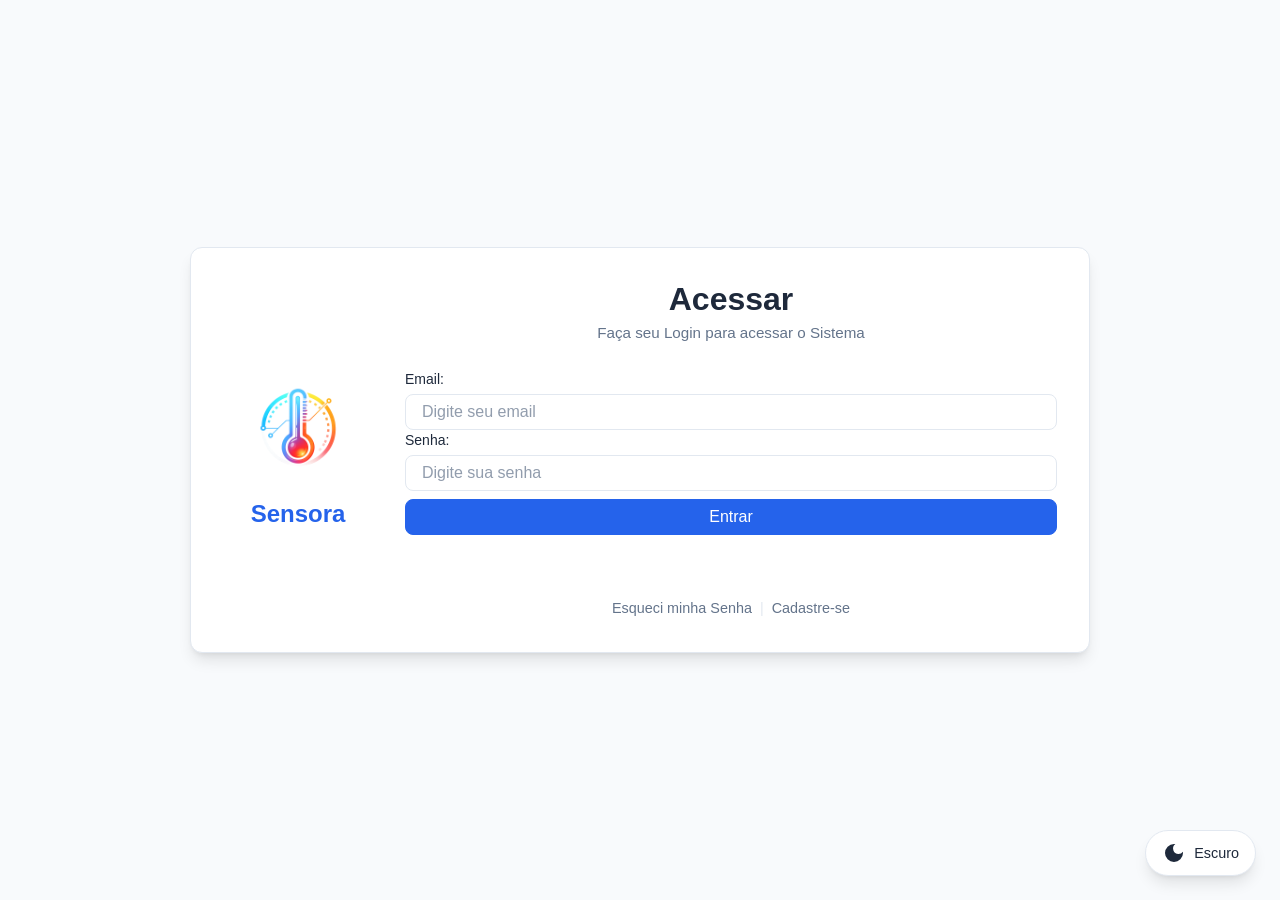
<file: index.html>
<!DOCTYPE html>
<html lang="pt-BR">
<head>
    <meta charset="UTF-8">
    <meta name="viewport" content="width=device-width, initial-scale=1.0">
    <title>Acessar | Sensora</title>

    <!-- Favicon -->
    <link rel="icon" type="image/png" href="img/sensor-logo.png">

    <!-- Folhas de estilo -->
    <link rel="stylesheet" href="css/estilo.css">
    <link rel="stylesheet" href="css/login.css">
</head>
<body class="pagina-login">
    <!-- CONTAINER PRINCIPAL -->
    <main class="container-login">
        <div class="cartao-login-wrapper">
            <!-- Logo e nome do sistema -->
            <div class="logo-login">
                <img src="img/sensor-logo.png" alt="Sensor Logo" class="imagem-logo-login">
                <span class="texto-logo-login">Sensora</span>
            </div>

            <!-- Formulário de login -->
            <div class="cartao-login">
                <h1 class="titulo-login">Acessar</h1>
                <p class="subtitulo-login">Faça seu Login para acessar o Sistema</p>

                <form id="formularioLogin">
                    <!-- Campo de e-mail -->
                    <div class="grupo-campo">
                        <label for="usuario" class="rotulo-campo">Email:</label>
                        <input type="email" id="usuario" name="usuario" class="entrada-campo"
                               placeholder="Digite seu email">
                    </div>

                    <!-- Campo de senha -->
                    <div class="grupo-campo">
                        <label for="senha" class="rotulo-campo">Senha:</label>
                        <input type="password" id="senha" name="senha" class="entrada-campo"
                               placeholder="Digite sua senha">
                    </div>

                    <!-- Botão de envio -->
                    <div class="acoes-formulario">
                        <button type="submit" class="botao-primario" id="botaoEntrar">Entrar</button>
                    </div>

                    <!-- Área para mensagens de feedback (usa classes CSS do sistema) -->
                    <div id="loginMensagem" class="mensagem-feedback"></div>

                    <!-- Links auxiliares -->
                    <div class="links-auxiliares">
                        <a href="html/recuperar-senha.html" class="link-esqueci-senha">Esqueci minha Senha</a>
                        <span class="separador">|</span>
                        <a href="html/cadastro.html" class="link-cadastro">Cadastre-se</a>
                    </div>
                </form>
            </div>
        </div>
    </main>

    <!-- Script do modo escuro -->
    <script src="js/dark-mode.js"></script>

    <!-- Script inline de autenticação (mantido conforme solicitado) -->
    <script>
        /**
         * Módulo de Login (Front-end)
         * 
         * Responsável por:
         * - Capturar os dados do formulário de login.
         * - Enviar uma requisição POST para a API de autenticação do Node-RED.
         * - Exibir mensagens de feedback utilizando classes CSS do sistema.
         * - Armazenar a sessão no localStorage e redirecionar para o dashboard.
         */

        // Log de inicialização (sem emojis)
        console.log('[LOGIN] Script carregado.');

        // Configuração da API (substitua pelo IP real do servidor)
        const URL_API_LOGIN = 'http://10.110.12.73:1880/api/login';

        // Aguarda o DOM estar completamente carregado
        document.addEventListener('DOMContentLoaded', () => {
            const formulario = document.getElementById('formularioLogin');
            const campoUsuario = document.getElementById('usuario');
            const campoSenha = document.getElementById('senha');
            const botaoEntrar = document.getElementById('botaoEntrar');
            const mensagemDiv = document.getElementById('loginMensagem');

            // Verifica se todos os elementos essenciais foram encontrados
            if (!formulario || !campoUsuario || !campoSenha || !botaoEntrar || !mensagemDiv) {
                console.error('[LOGIN] Elementos do formulario nao encontrados.');
                return;
            }

            // Função para exibir mensagens usando as classes CSS do sistema
            const exibirMensagem = (texto, tipo) => {
                // Remove classes anteriores e adiciona a nova
                mensagemDiv.classList.remove('texto-erro', 'texto-info', 'texto-sucesso');
                
                if (tipo === 'erro') {
                    mensagemDiv.classList.add('texto-erro');
                } else if (tipo === 'sucesso') {
                    mensagemDiv.classList.add('texto-sucesso');
                } else {
                    mensagemDiv.classList.add('texto-info');
                }
                
                mensagemDiv.textContent = texto;
            };

            // Evento de submissão do formulário
            formulario.addEventListener('submit', async (evento) => {
                evento.preventDefault();   // Impede o recarregamento da página

                console.log('[LOGIN] Formulario submetido.');

                const usuario = campoUsuario.value.trim();
                const senha = campoSenha.value;

                console.log('[LOGIN] Usuario:', usuario);
                console.log('[LOGIN] Senha:', senha ? '***' : '(vazia)');

                // Validação básica
                if (!usuario || !senha) {
                    exibirMensagem('Preencha todos os campos', 'erro');
                    return;
                }

                // Feedback visual: desabilita botão e mostra "Verificando..."
                botaoEntrar.disabled = true;
                botaoEntrar.textContent = 'Entrando...';
                exibirMensagem('Verificando credenciais...', 'info');

                try {
                    // Requisição POST para a API de login
                    const resposta = await fetch(URL_API_LOGIN, {
                        method: 'POST',
                        headers: { 'Content-Type': 'application/json' },
                        body: JSON.stringify({ usuario, senha })
                    });

                    console.log('[LOGIN] Status da resposta:', resposta.status);

                    const dados = await resposta.json();
                    console.log('[LOGIN] Dados recebidos:', dados);

                    if (dados.success) {
                        exibirMensagem('Login aprovado! Redirecionando...', 'sucesso');

                        // Armazena os dados do usuário no navegador
                        localStorage.setItem('usuarioLogado', JSON.stringify(dados.user));

                        // Redireciona para o dashboard após 1 segundo
                        setTimeout(() => {
                            window.location.href = 'html/dashboard.html';
                        }, 1000);
                    } else {
                        // Exibe a mensagem de erro retornada pela API
                        exibirMensagem(dados.error || 'Usuario ou senha invalidos', 'erro');
                    }
                } catch (erro) {
                    console.error('[LOGIN] Erro na requisicao:', erro);
                    exibirMensagem('Erro de conexao com o servidor', 'erro');
                } finally {
                    // Reabilita o botão e restaura o texto original
                    botaoEntrar.disabled = false;
                    botaoEntrar.textContent = 'Entrar';
                }
            });
        });
    </script>

    <!-- Botão flutuante de Dark Mode -->
    <button class="botao-dark-mode" id="botaoDarkMode" aria-label="Alternar modo escuro">
        <svg xmlns="http://www.w3.org/2000/svg" viewBox="0 0 24 24" fill="currentColor" width="24" height="24">
            <path d="M12 3a9 9 0 1 0 9 9c0-.46-.04-.92-.1-1.36a5.389 5.389 0 0 1-4.4 2.26 5.403 5.403 0 0 1-3.14-9.8c-.44-.06-.9-.1-1.36-.1z"/>
        </svg>
        <span class="texto-dark-mode">Escuro</span>
    </button>
</body>
</html>
</file>
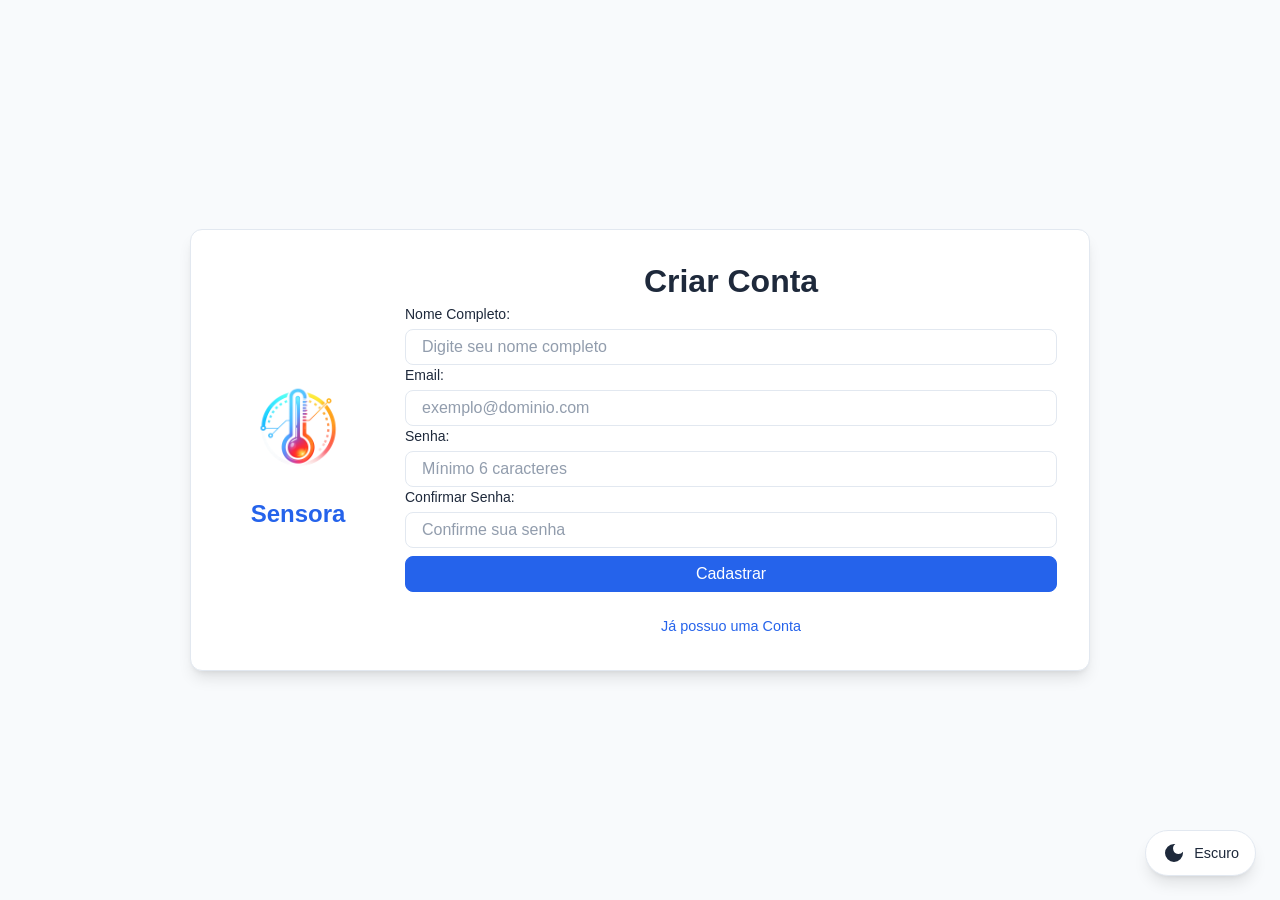
<file: html/cadastro.html>
<!DOCTYPE html>
<html lang="pt-BR">
<head>
    <meta charset="UTF-8">
    <meta name="viewport" content="width=device-width, initial-scale=1.0">
    <title>Criar Conta | Sensora</title>

    <!-- Favicon -->
    <link rel="icon" type="image/png" href="../img/sensor-logo.png">

    <!-- Folhas de estilo -->
    <link rel="stylesheet" href="../css/estilo.css">
    <link rel="stylesheet" href="../css/cadastro.css">
</head>
<body class="pagina-cadastro">
    <!-- CONTAINER PRINCIPAL -->
    <main class="container-cadastro">
        <div class="cartao-cadastro-wrapper">
            <!-- Logo e nome do sistema -->
            <div class="logo-cadastro">
                <img src="../img/sensor-logo.png" alt="Sensor Logo" class="imagem-logo-cadastro">
                <span class="texto-logo-cadastro">Sensora</span>
            </div>

            <!-- Formulário de cadastro -->
            <div class="cartao-cadastro">
                <h1 class="titulo-cadastro">Criar Conta</h1>

                <form id="formularioCadastro">
                    <!-- Nome completo -->
                    <div class="grupo-campo">
                        <label for="nomeCompleto" class="rotulo-campo">Nome Completo:</label>
                        <input type="text" id="nomeCompleto" class="entrada-campo" 
                               placeholder="Digite seu nome completo" required>
                    </div>

                    <!-- E-mail -->
                    <div class="grupo-campo">
                        <label for="email" class="rotulo-campo">Email:</label>
                        <input type="email" id="email" class="entrada-campo" 
                               placeholder="exemplo@dominio.com" required>
                    </div>

                    <!-- Senha -->
                    <div class="grupo-campo">
                        <label for="senha" class="rotulo-campo">Senha:</label>
                        <input type="password" id="senha" class="entrada-campo" 
                               placeholder="Mínimo 6 caracteres" required>
                    </div>

                    <!-- Confirmação de senha -->
                    <div class="grupo-campo">
                        <label for="confirmarSenha" class="rotulo-campo">Confirmar Senha:</label>
                        <input type="password" id="confirmarSenha" class="entrada-campo" 
                               placeholder="Confirme sua senha" required>
                    </div>

                    <!-- Botão de envio -->
                    <div class="acoes-formulario">
                        <button type="submit" class="botao-primario" id="botaoCadastrar">Cadastrar</button>
                    </div>

                    <!-- Área para mensagens de feedback -->
                    <div id="mensagem" style="margin-top: 15px; text-align: center;"></div>

                    <!-- Link para login -->
                    <div class="links-auxiliares">
                        <a href="../index.html">Já possuo uma Conta</a>
                    </div>
                </form>
            </div>
        </div>
    </main>

    <!-- Scripts -->
    <script src="../js/dark-mode.js"></script>
    <script src="../js/cadastro.js"></script>

    <!-- Botão flutuante de Dark Mode -->
    <button class="botao-dark-mode" id="botaoDarkMode" aria-label="Alternar modo escuro">
        <svg xmlns="http://www.w3.org/2000/svg" viewBox="0 0 24 24" fill="currentColor" width="24" height="24">
            <path d="M12 3a9 9 0 1 0 9 9c0-.46-.04-.92-.1-1.36a5.389 5.389 0 0 1-4.4 2.26 5.403 5.403 0 0 1-3.14-9.8c-.44-.06-.9-.1-1.36-.1z"/>
        </svg>
        <span>Escuro</span>
    </button>
</body>
</html>
</file>
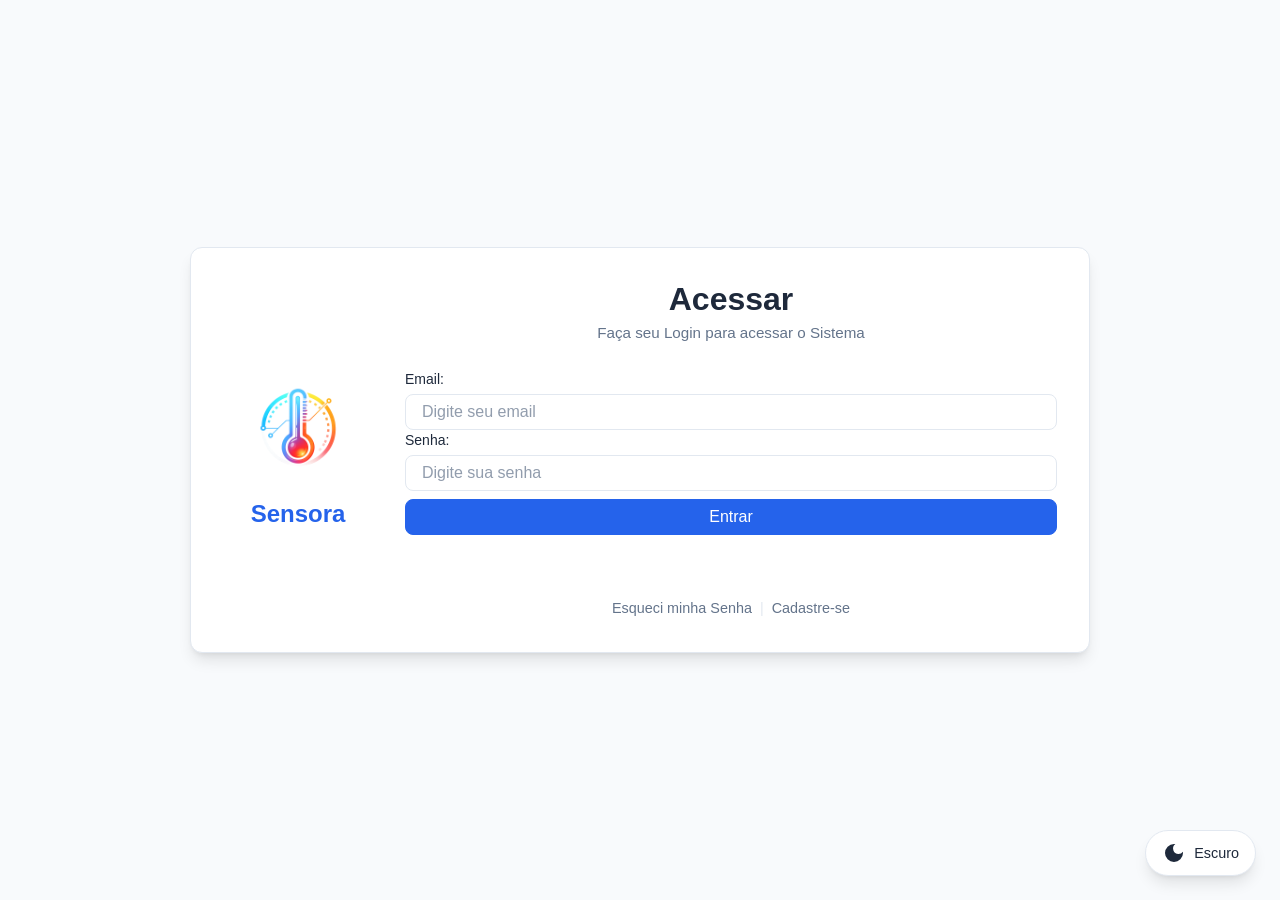
<file: html/historico.html>
<!DOCTYPE html>
<html lang="pt-BR">
<head>
    <meta charset="UTF-8">
    <meta name="viewport" content="width=device-width, initial-scale=1.0">
    <title>Histórico | Sensora</title>

    <!-- Favicon -->
    <link rel="icon" type="image/png" href="../img/sensor-logo.png">

    <!-- Folhas de estilo -->
    <link rel="stylesheet" href="../css/estilo.css">
    <link rel="stylesheet" href="../css/historico.css">
</head>
<body class="pagina-historico">
    <!-- ESTRUTURA PRINCIPAL -->
    <div class="estrutura-historico">

        <!-- ===== CABEÇALHO ===== -->
        <header class="cabecalho-historico">
            <div class="container-logo">
                <img src="../img/sensor-logo.png" alt="Sensor Logo" class="imagem-logo">
                <span class="texto-logo">Sensora</span>
            </div>
            <nav class="navegacao-principal">
                <ul class="menu-navegacao">
                    <li class="item-menu"><a href="dashboard.html" class="link-menu">Dashboard</a></li>
                    <li class="item-menu ativo"><a href="historico.html" class="link-menu">Histórico</a></li>
                    <li class="item-menu"><a href="../index.html" class="link-menu sair">Sair</a></li>
                </ul>
            </nav>
        </header>

        <!-- ===== CONTEÚDO PRINCIPAL ===== -->
        <main class="conteudo-historico">
            <!-- Link para voltar ao Dashboard -->
            <a href="dashboard.html" class="link-voltar-dashboard">Voltar ao Dashboard</a>

            <h1 class="titulo-pagina">Histórico de Leituras</h1>

            <!-- Tabela de leituras -->
            <section class="cartao cartao-tabela-historico">
                <h2 class="titulo-cartao">Leituras Registradas</h2>
                <div class="container-tabela">
                    <table class="tabela-historico" id="tabelaHistorico">
                        <thead>
                            <tr>
                                <th>ID</th>
                                <th>Temperatura (°C)</th>
                                <th>Umidade (%)</th>
                                <th>Data/Hora</th>
                            </tr>
                        </thead>
                        <tbody id="corpoTabelaHistorico">
                            <tr class="linha-placeholder">
                                <td colspan="4">Nenhuma leitura encontrada.</td>
                            </tr>
                        </tbody>
                    </table>
                </div>
            </section>
        </main>
    </div>

    <!-- ===== RODAPÉ ===== -->
    <footer class="rodape">
        <p>
            &copy; 2026 Sensora. Todos os direitos reservados.
            <span class="separador">|</span>
            <span class="redes-sociais">
                <a href="https://www.instagram.com/lnpatracao" target="_blank" rel="noopener noreferrer">@lnpatracao</a>
                <a href="https://www.instagram.com/rafa_rubia7" target="_blank" rel="noopener noreferrer">@rafa_rubia7</a>
                <a href="https://www.instagram.com/_samusantana_" target="_blank" rel="noopener noreferrer">@_samusantana_</a>
            </span>
        </p>
    </footer>

    <!-- Scripts -->
    <script src="../js/dark-mode.js"></script>
    <script src="../js/historico.js"></script>

    <!-- Botão Dark Mode -->
    <button class="botao-dark-mode" id="botaoDarkMode" aria-label="Alternar modo escuro">
        <svg xmlns="http://www.w3.org/2000/svg" viewBox="0 0 24 24" fill="currentColor" width="24" height="24">
            <path d="M12 3a9 9 0 1 0 9 9c0-.46-.04-.92-.1-1.36a5.389 5.389 0 0 1-4.4 2.26 5.403 5.403 0 0 1-3.14-9.8c-.44-.06-.9-.1-1.36-.1z"/>
        </svg>
        <span class="texto-dark-mode">Escuro</span>
    </button>
</body>
</html>
</file>
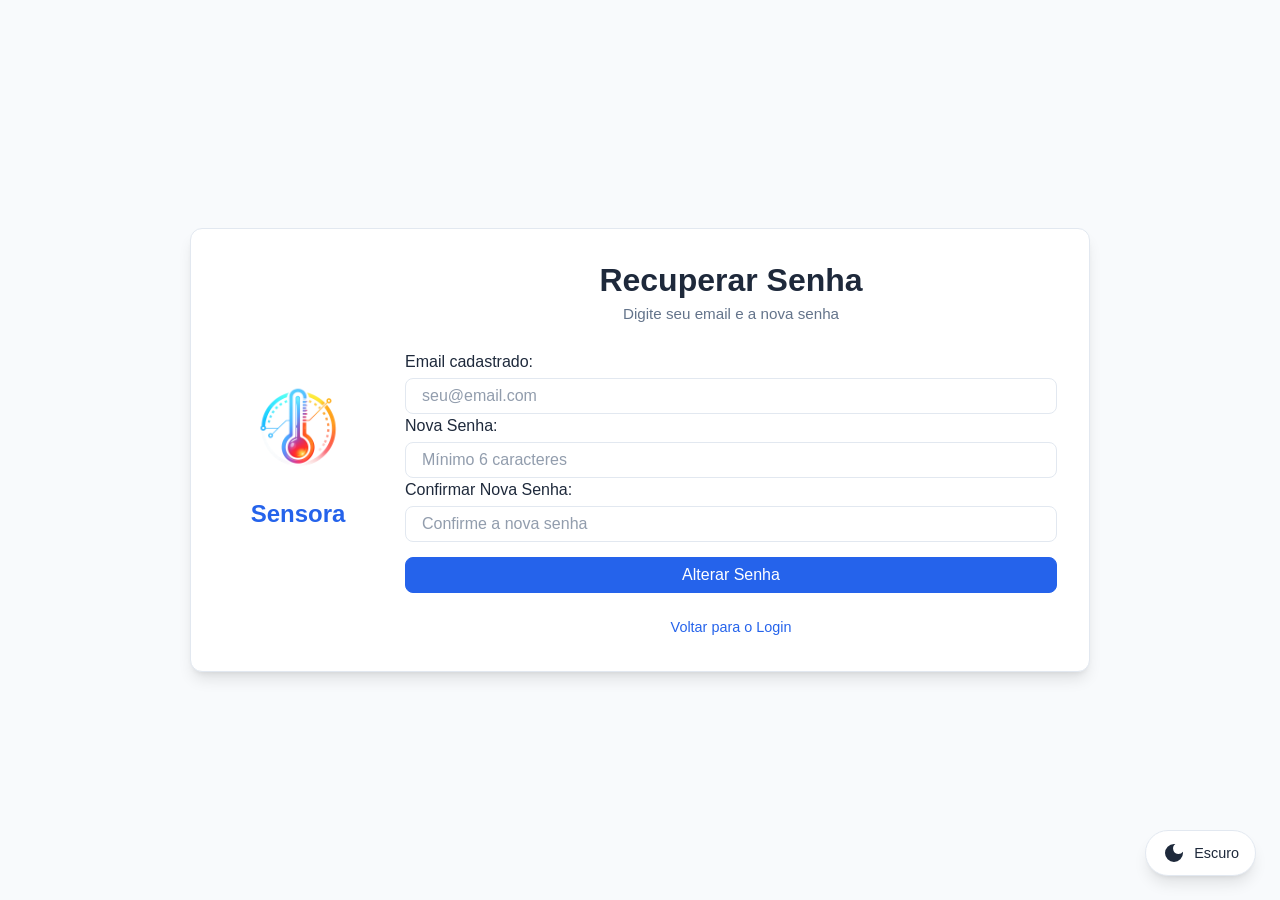
<file: html/recuperar-senha.html>
<!DOCTYPE html>
<html lang="pt-BR">
<head>
    <meta charset="UTF-8">
    <meta name="viewport" content="width=device-width, initial-scale=1.0">
    <title>Recuperar Senha | Sensora</title>

    <!-- Favicon -->
    <link rel="icon" type="image/png" href="../img/sensor-logo.png">

    <!-- Folhas de estilo -->
    <link rel="stylesheet" href="../css/estilo.css">
    <link rel="stylesheet" href="../css/recuperar-senha.css">
</head>
<body class="pagina-recuperar-senha">
    <!-- CONTAINER PRINCIPAL -->
    <main class="container-recuperar-senha">
        <div class="cartao-recuperar-senha-wrapper">
            <!-- Logo e nome do sistema -->
            <div class="logo-recuperar-senha">
                <img src="../img/sensor-logo.png" alt="Sensor Logo" class="imagem-logo-recuperar-senha">
                <span class="texto-logo-recuperar-senha">Sensora</span>
            </div>

            <!-- Formulário de recuperação -->
            <div class="cartao-recuperar-senha">
                <h1 class="titulo-recuperar-senha">Recuperar Senha</h1>
                <p class="subtitulo-recuperar-senha">Digite seu email e a nova senha</p>

                <form id="formRecuperar">
                    <!-- Email -->
                    <div class="grupo-campo">
                        <label for="email">Email cadastrado:</label>
                        <input type="email" id="email" class="entrada-campo" placeholder="seu@email.com" required>
                    </div>

                    <!-- Nova senha -->
                    <div class="grupo-campo">
                        <label for="novaSenha">Nova Senha:</label>
                        <input type="password" id="novaSenha" class="entrada-campo" placeholder="Mínimo 6 caracteres" required>
                    </div>

                    <!-- Confirmação da nova senha -->
                    <div class="grupo-campo">
                        <label for="confirmarSenha">Confirmar Nova Senha:</label>
                        <input type="password" id="confirmarSenha" class="entrada-campo" placeholder="Confirme a nova senha" required>
                    </div>

                    <!-- Área para mensagens de feedback -->
                    <div id="mensagem" style="margin-top: 15px; text-align: center;"></div>

                    <!-- Botão de envio -->
                    <div class="acoes-formulario">
                        <button type="submit" class="botao-primario">Alterar Senha</button>
                    </div>

                    <!-- Link para voltar ao login -->
                    <div class="links-auxiliares">
                        <a href="../index.html">Voltar para o Login</a>
                    </div>
                </form>
            </div>
        </div>
    </main>

    <!-- Scripts -->
    <script src="../js/dark-mode.js"></script>
    <script src="../js/recuperar-senha.js"></script>   <!-- Script extraído do inline -->

    <!-- Botão Dark Mode -->
    <button class="botao-dark-mode" id="botaoDarkMode" aria-label="Alternar modo escuro">
        <svg xmlns="http://www.w3.org/2000/svg" viewBox="0 0 24 24" fill="currentColor" width="24" height="24">
            <path d="M12 3a9 9 0 1 0 9 9c0-.46-.04-.92-.1-1.36a5.389 5.389 0 0 1-4.4 2.26 5.403 5.403 0 0 1-3.14-9.8c-.44-.06-.9-.1-1.36-.1z"/>
        </svg>
        <span>Escuro</span>
    </button>
</body>
</html>
</file>
<file: css/estilo.css>
/* =========================================
   ESTILO GLOBAL - MONITORAMENTO DE TEMPERATURA
   ========================================= */

/* ----- RESET E CONFIGURAÇÕES BÁSICAS ----- */
* {
    margin: 0;
    padding: 0;
    box-sizing: border-box;
}

:root {
    /* Paleta de Cores */
    --cor-primaria: #2563eb;
    --cor-primaria-escura: #1e40af;
    --cor-primaria-clara: #dbeafe;
    --cor-secundaria: #f97316;
    --cor-sucesso: #10b981;
    --cor-erro: #ef4444;
    --cor-texto: #1e293b;
    --cor-texto-suave: #64748b;
    --cor-fundo: #f8fafc;
    --cor-branca: #ffffff;
    --cor-borda: #e2e8f0;

    /* Tipografia */
    --fonte-principal: 'Inter', -apple-system, BlinkMacSystemFont, 'Segoe UI', Roboto, Helvetica, Arial, sans-serif;

    /* Espaçamentos */
    --espaco-xs: 4px;
    --espaco-sm: 8px;
    --espaco-md: 16px;
    --espaco-lg: 24px;
    --espaco-xl: 32px;
    --espaco-2xl: 48px;

    /* Bordas e Sombras */
    --borda-arredondada: 12px;
    --borda-arredondada-media: 8px;
    --borda-arredondada-pequena: 4px;
    --sombra-suave: 0 4px 6px -1px rgb(0 0 0 / 0.1), 0 2px 4px -2px rgb(0 0 0 / 0.1);
    --sombra-media: 0 10px 15px -3px rgb(0 0 0 / 0.1), 0 4px 6px -4px rgb(0 0 0 / 0.1);
}

body {
    font-family: var(--fonte-principal);
    color: var(--cor-texto);
    background-color: var(--cor-fundo);
    line-height: 1.5;
    min-height: 100vh;
    display: flex;
    flex-direction: column;
}

/* ----- TIPOGRAFIA ----- */
h1,
h2,
h3,
h4,
h5,
h6 {
    font-weight: 600;
    line-height: 1.2;
    margin-bottom: var(--espaco-md);
}

h1 {
    font-size: 2rem;
}

h2 {
    font-size: 1.5rem;
}

a {
    color: var(--cor-primaria);
    text-decoration: none;
    transition: color 0.2s ease;
}

a:hover {
    color: var(--cor-primaria-escura);
    text-decoration: underline;
}

/* ----- UTILITÁRIOS ----- */
.visivel {
    display: block !important;
}

.oculto {
    display: none !important;
}

.texto-centro {
    text-align: center;
}

.texto-erro {
    color: var(--cor-erro);
    font-size: 0.875rem;
    margin-top: var(--espaco-xs);
}

/* ----- CLASSES DE FEEDBACK (compatíveis com modo escuro) ----- */
.mensagem-feedback {
    margin-top: 15px;
    text-align: center;
    font-weight: 500;
    min-height: 24px; /* evita que o layout "pule" */
}

.texto-info {
    color: var(--cor-primaria);       /* Azul primário */
}

.texto-sucesso {
    color: var(--cor-sucesso);        /* Verde sucesso */
}

/* ----- LAYOUT BASE PARA PÁGINAS DE AUTENTICAÇÃO (LOGIN/CADASTRO/RECUPERAÇÃO) ----- */
.pagina-login,
.pagina-cadastro,
.pagina-recuperar-senha {
    display: flex;
    align-items: center;
    justify-content: center;
    min-height: 100vh;
    padding: var(--espaco-lg);
    background-color: var(--cor-fundo); /* fundo sólido, sem gradiente */
}

.container-login,
.container-cadastro,
.container-recuperar-senha {
    width: 100%;
    max-width: 900px;
}

/* Wrapper para logo + formulário nas páginas de autenticação */
.cartao-login-wrapper,
.cartao-cadastro-wrapper,
.cartao-recuperar-senha-wrapper {
    display: flex;
    align-items: center;
    justify-content: center;
    gap: var(--espaco-xl);
    background-color: var(--cor-branca);
    padding: var(--espaco-xl);
    border-radius: var(--borda-arredondada);
    box-shadow: var(--sombra-media);
    border: 1px solid var(--cor-borda);
    flex-wrap: wrap;
}

/* Logo ao lado do formulário */
.logo-login,
.logo-cadastro,
.logo-recuperar-senha {
    display: flex;
    flex-direction: column;
    align-items: center;
    text-align: center;
    min-width: 150px;
}

.imagem-logo-login,
.imagem-logo-cadastro,
.imagem-logo-recuperar-senha {
    width: 120px;
    height: auto;
    margin-bottom: var(--espaco-sm);
}

.texto-logo-login,
.texto-logo-cadastro,
.texto-logo-recuperar-senha {
    font-weight: 700;
    font-size: 1.5rem;
    color: var(--cor-primaria);
}

/* Cartões de formulário mantêm tamanho fixo */
.cartao-login,
.cartao-cadastro,
.cartao-recuperar-senha {
    flex: 1;
    min-width: 320px;
    padding: 0;
    background: none;
    box-shadow: none;
    border: none;
}

.titulo-login,
.titulo-cadastro,
.titulo-recuperar-senha {
    text-align: center;
    margin-bottom: var(--espaco-xs);
    color: var(--cor-texto);
}

.subtitulo-login,
.subtitulo-recuperar-senha {
    text-align: center;
    color: var(--cor-texto-suave);
    margin-bottom: var(--espaco-lg);
    font-size: 0.95rem;
}

/* ----- FORMULÁRIOS (GERAL) ----- */
.formulario-login,
.formulario-cadastro,
.formulario-recuperar-senha {
    display: flex;
    flex-direction: column;
    gap: var(--espaco-md);
}

.grupo-campo {
    display: flex;
    flex-direction: column;
    gap: var(--espaco-xs);
}

.rotulo-campo {
    font-weight: 500;
    font-size: 0.875rem;
    color: var(--cor-texto);
}

.entrada-campo {
    padding: var(--espaco-sm) var(--espaco-md);
    border: 1px solid var(--cor-borda);
    border-radius: var(--borda-arredondada-media);
    font-family: inherit;
    font-size: 1rem;
    transition: border-color 0.2s ease, box-shadow 0.2s ease;
}

.entrada-campo:focus {
    outline: none;
    border-color: var(--cor-primaria);
    box-shadow: 0 0 0 3px var(--cor-primaria-clara);
}

.entrada-campo::placeholder {
    color: var(--cor-texto-suave);
    opacity: 0.7;
}

/* ----- BOTÕES ----- */
.botao-primario,
.botao-secundario {
    display: inline-block;
    padding: var(--espaco-sm) var(--espaco-lg);
    font-weight: 500;
    font-size: 1rem;
    border-radius: var(--borda-arredondada-media);
    border: none;
    cursor: pointer;
    transition: background-color 0.2s ease, transform 0.1s ease, box-shadow 0.2s ease;
    text-align: center;
    font-family: inherit;
}

.botao-primario {
    background-color: var(--cor-primaria);
    color: white;
    border: 1px solid var(--cor-primaria);
}

.botao-primario:hover {
    background-color: var(--cor-primaria-escura);
    text-decoration: none;
}

.botao-secundario {
    background-color: transparent;
    color: var(--cor-primaria);
    border: 1px solid var(--cor-primaria);
}

.botao-secundario:hover {
    background-color: var(--cor-primaria-clara);
    text-decoration: none;
}

.acoes-formulario {
    margin-top: var(--espaco-sm);
    display: flex;
    justify-content: center;
}

.acoes-formulario .botao-primario {
    width: 100%;
}

/* ----- LINKS AUXILIARES (LOGIN/CADASTRO) ----- */
.links-auxiliares {
    display: flex;
    justify-content: center;
    align-items: center;
    gap: var(--espaco-sm);
    margin-top: var(--espaco-lg);
    font-size: 0.9rem;
}

.link-esqueci-senha,
.link-cadastro,
.link-ja-possui-conta,
.link-voltar-login {
    color: var(--cor-texto-suave);
}

.link-esqueci-senha:hover,
.link-cadastro:hover,
.link-ja-possui-conta:hover,
.link-voltar-login:hover {
    color: var(--cor-primaria);
}

.separador {
    color: var(--cor-borda);
}

/* ----- CABEÇALHO DAS PÁGINAS INTERNAS (DASHBOARD/HISTÓRICO) ----- */
.cabecalho-dashboard,
.cabecalho-historico {
    background-color: var(--cor-branca);
    border-bottom: 1px solid var(--cor-borda);
    padding: var(--espaco-md) var(--espaco-xl);
    display: flex;
    align-items: center;
    justify-content: space-between;
    flex-wrap: wrap;
    box-shadow: var(--sombra-suave);
    min-height: 90px;
}

/* Container da logo (imagem + texto) */
.container-logo {
    display: flex;
    align-items: center;
    gap: var(--espaco-md);
}

.imagem-logo {
    height: 52px;
    width: auto;
    object-fit: contain;
}

.texto-logo {
    font-weight: 700;
    font-size: 2rem;
    color: var(--cor-primaria);
    letter-spacing: -0.5px;
}

/* Remove estilo antigo de .logo se existir */
.logo {
    display: none;
}

/* ----- MENU DE NAVEGAÇÃO ----- */
.navegacao-principal .menu-navegacao {
    display: flex;
    list-style: none;
    gap: var(--espaco-xl);
}

.item-menu .link-menu {
    color: var(--cor-texto);
    font-weight: 500;
    font-size: 1.25rem;
    padding: var(--espaco-xs) 0;
    border-bottom: 2px solid transparent;
    transition: color 0.2s, border-color 0.2s;
}

.item-menu .link-menu:hover {
    color: var(--cor-primaria);
    text-decoration: none;
}

.item-menu.ativo .link-menu {
    color: var(--cor-primaria);
    border-bottom-color: var(--cor-primaria);
}

.link-menu.sair {
    color: var(--cor-erro);
}

.link-menu.sair:hover {
    color: var(--cor-erro);
    border-bottom-color: var(--cor-erro);
}

/* ----- CONTEÚDO PRINCIPAL DASHBOARD/HISTÓRICO ----- */
.conteudo-dashboard,
.conteudo-historico {
    flex: 1;
    padding: var(--espaco-xl);
    max-width: 1400px;
    margin: 0 auto;
    width: 100%;
}

.titulo-pagina {
    margin-bottom: var(--espaco-lg);
    font-size: 1.8rem;
}

/* ----- CARTÕES (DASHBOARD/HISTÓRICO) ----- */
.cartao {
    background-color: var(--cor-branca);
    border-radius: var(--borda-arredondada);
    padding: var(--espaco-lg);
    box-shadow: var(--sombra-suave);
    border: 1px solid var(--cor-borda);
    margin-bottom: var(--espaco-lg);
}

.titulo-cartao {
    margin-bottom: var(--espaco-md);
    font-size: 1.2rem;
    color: var(--cor-texto);
}

/* ----- TABELA (HISTÓRICO) ----- */
.container-tabela {
    overflow-x: auto;
}

.tabela-historico {
    width: 100%;
    border-collapse: collapse;
    font-size: 0.9rem;
}

.tabela-historico th {
    text-align: left;
    padding: var(--espaco-md);
    background-color: var(--cor-fundo);
    font-weight: 600;
    border-bottom: 2px solid var(--cor-borda);
}

.tabela-historico td {
    padding: var(--espaco-md);
    border-bottom: 1px solid var(--cor-borda);
}

.tabela-historico tbody tr:hover {
    background-color: var(--cor-fundo);
}

.linha-placeholder td {
    text-align: center;
    color: var(--cor-texto-suave);
    padding: var(--espaco-xl);
}

/* ----- FILTROS (HISTÓRICO) ----- */
.cartao-filtros .formulario-filtros {
    display: flex;
    flex-wrap: wrap;
    align-items: flex-end;
    gap: var(--espaco-lg);
}

.grupo-filtro {
    display: flex;
    flex-direction: column;
    gap: var(--espaco-xs);
    min-width: 200px;
}

.acoes-filtro {
    display: flex;
    gap: var(--espaco-md);
}

/* ----- LINK VOLTAR (HISTÓRICO) ----- */
.link-voltar-dashboard {
    display: inline-block;
    margin-bottom: var(--espaco-lg);
    color: var(--cor-texto-suave);
    font-weight: 500;
}

.link-voltar-dashboard:hover {
    color: var(--cor-primaria);
}

/* ----- VALOR TEMPERATURA ATUAL (DASHBOARD) ----- */
.cartao-temperatura-atual {
    display: inline-block;
    min-width: 250px;
}

.valor-temperatura {
    font-size: 4rem;
    font-weight: 700;
    color: var(--cor-secundaria);
    line-height: 1;
}

/* ----- GRÁFICO (DASHBOARD) ----- */
.cartao-grafico {
    width: 100%;
}

.container-grafico {
    position: relative;
    height: 400px;
    width: 100%;
}

/* ----- AÇÕES DASHBOARD ----- */
.acoes-dashboard {
    margin-top: var(--espaco-lg);
}

/* ----- FOOTER SIMPLES ----- */
.rodape {
    display: flex;
    flex-direction: column;
    align-items: center;
    gap: var(--espaco-sm);
    background-color: var(--cor-branca);
    border-top: 1px solid var(--cor-borda);
    padding: var(--espaco-md) var(--espaco-xl);
    text-align: center;
    color: var(--cor-texto-suave);
    font-size: 0.9rem;
    margin-top: auto;
}

.rodape p {
    display: flex;
    flex-wrap: wrap;
    justify-content: center;
    align-items: center;
    gap: 9px;
    margin: 0;
}

.rodape .separador {
    color: var(--cor-borda);
    user-select: none;
}

.redes-sociais {
    display: flex;
    flex-wrap: wrap;
    align-items: center;
    gap: 9px;
}

.redes-sociais a {
    color: var(--cor-texto-suave);
    text-decoration: none;
    transition: color 0.2s;
    font-weight: 500;
}

.redes-sociais a:hover {
    color: var(--cor-primaria);
}

/* ===== BOTÃO DARK MODE FIXO ===== */
.botao-dark-mode {
    position: fixed;
    bottom: 24px;
    right: 24px;
    z-index: 1000;
    display: flex;
    align-items: center;
    gap: 8px;
    padding: 10px 16px;
    background-color: var(--cor-branca);
    color: var(--cor-texto);
    border: 1px solid var(--cor-borda);
    border-radius: 40px;
    box-shadow: var(--sombra-media);
    cursor: pointer;
    font-family: inherit;
    font-size: 0.9rem;
    font-weight: 500;
    transition: background-color 0.2s, color 0.2s, border-color 0.2s;
}

.botao-dark-mode:hover {
    background-color: var(--cor-fundo);
    border-color: var(--cor-texto-suave);
}

.botao-dark-mode svg {
    fill: currentColor;
}

/* Ajuste para quando o footer existir: sobe um pouco mais */
.pagina-dashboard .botao-dark-mode,
.pagina-historico .botao-dark-mode {
    bottom: 90px;
}

/* ===== MODO ESCURO ===== */
body.modo-escuro {
    --cor-branca: #1e1e1e;
    --cor-fundo: #121212;
    --cor-texto: #e0e0e0;
    --cor-texto-suave: #a0a0a0;
    --cor-borda: #333333;
}

/* Ajustes específicos para elementos que usam fundo branco */
body.modo-escuro .cartao,
body.modo-escuro .cartao-login,
body.modo-escuro .cartao-cadastro,
body.modo-escuro .cartao-recuperar-senha,
body.modo-escuro .cabecalho-dashboard,
body.modo-escuro .cabecalho-historico,
body.modo-escuro .rodape {
    background-color: #1e1e1e;
    border-color: #333;
}

/* Cartões de leitura no dashboard - fundo sólido no modo escuro */
body.modo-escuro .cartao-temperatura-atual,
body.modo-escuro .cartao-umidade-atual {
    background-color: #1e1e1e;
    border-left-width: 6px;
    border-left-style: solid;
}

body.modo-escuro .cartao-temperatura-atual {
    border-left-color: var(--cor-secundaria);
}

body.modo-escuro .cartao-umidade-atual {
    border-left-color: #0ea5e9;
}

/* Tabela no histórico */
body.modo-escuro .tabela-historico th {
    background-color: #2a2a2a;
}

body.modo-escuro .tabela-historico tbody tr:hover {
    background-color: #2a2a2a;
}

body.modo-escuro .tabela-historico tbody tr:nth-child(even) {
    background-color: #1a1a1a;
}

/* Inputs e botões mantêm legibilidade */
body.modo-escuro .entrada-campo {
    background-color: #2a2a2a;
    color: var(--cor-texto);
    border-color: #444;
}

body.modo-escuro .entrada-campo:focus {
    border-color: var(--cor-primaria);
    box-shadow: 0 0 0 3px rgba(37, 99, 235, 0.3);
}

/* Botão dark mode no modo escuro */
body.modo-escuro .botao-dark-mode {
    background-color: #2a2a2a;
    color: #e0e0e0;
    border-color: #444;
}

body.modo-escuro .botao-dark-mode:hover {
    background-color: #3a3a3a;
}

/* Ajuste de cores de feedback no modo escuro */
body.modo-escuro .texto-info {
    color: #60a5fa;
}

body.modo-escuro .texto-sucesso {
    color: #34d399;
}

body.modo-escuro .texto-erro {
    color: #f87171;
}

/* ----- RESPONSIVIDADE ----- */
@media (max-width: 768px) {
    .cartao-login-wrapper,
    .cartao-cadastro-wrapper,
    .cartao-recuperar-senha-wrapper {
        flex-direction: column;
        padding: var(--espaco-lg);
    }

    .cabecalho-dashboard,
    .cabecalho-historico {
        flex-direction: column;
        gap: var(--espaco-md);
        align-items: flex-start;
    }

    .container-logo {
        width: 100%;
        justify-content: center;
    }

    .navegacao-principal .menu-navegacao {
        width: 100%;
        justify-content: space-around;
    }

    .texto-logo {
        font-size: 1.6rem;
    }

    .cartao-filtros .formulario-filtros {
        flex-direction: column;
        align-items: stretch;
    }

    .grupo-filtro {
        min-width: auto;
    }

    .valor-temperatura {
        font-size: 3rem;
    }
}
</file>
<file: css/login.css>
/* Estilos específicos para a página de Login (Acessar) */

.pagina-login {
    /* Fundo sólido, sem gradiente */
    background-color: var(--cor-fundo);
}

.cartao-login {
    animation: aparecer 0.3s ease-out;
}

/* Ajuste fino para o botão */
#botaoEntrar {
    width: 100%;
}
</file>
<file: css/cadastro.css>
/* Estilos específicos para a página de Cadastro (Criar Conta) */

.pagina-cadastro {
    /* Fundo sólido, sem gradiente */
    background-color: var(--cor-fundo);
}

.cartao-cadastro {
    animation: aparecer 0.3s ease-out;
}

#botaoCadastrar {
    width: 100%;
}
</file>
<file: css/historico.css>
/* Estilos específicos para a página de Histórico */

/* Garante que o body ocupe toda a altura e use flex */
.pagina-historico {
    display: flex;
    flex-direction: column;
    min-height: 100vh;
}

/* A estrutura principal cresce para empurrar o footer para baixo */
.estrutura-historico {
    flex: 1;
    display: flex;
    flex-direction: column;
}

/* O conteúdo principal ocupa o espaço disponível */
.conteudo-historico {
    flex: 1;
    display: flex;
    flex-direction: column;
    gap: var(--espaco-md);
}

/* Ajustes nos filtros */
.cartao-filtros {
    background-color: var(--cor-branca);
    padding: var(--espaco-lg);
}

/* Estilo para os inputs de data */
.entrada-campo[type="datetime-local"] {
    font-family: inherit;
}

/* Ações do filtro alinhadas à direita em telas grandes */
.acoes-filtro {
    margin-left: auto;
}

/* Tabela com 4 colunas */
.tabela-historico {
    width: 100%;
    border-collapse: collapse;
    font-size: 0.9rem;
}

.tabela-historico th {
    text-align: left;
    padding: var(--espaco-md);
    background-color: var(--cor-fundo);
    font-weight: 600;
    border-bottom: 2px solid var(--cor-borda);
}

.tabela-historico td {
    padding: var(--espaco-md);
    border-bottom: 1px solid var(--cor-borda);
}

.tabela-historico tbody tr:hover {
    background-color: var(--cor-fundo);
}

.linha-placeholder td {
    text-align: center;
    color: var(--cor-texto-suave);
    padding: var(--espaco-xl);
}

/* Linhas zebradas */
.tabela-historico tbody tr:nth-child(even) {
    background-color: #f9fafb;
}

/* Responsividade extra para tabela */
@media (max-width: 768px) {

    .tabela-historico th,
    .tabela-historico td {
        padding: var(--espaco-sm);
        font-size: 0.8rem;
    }

    .acoes-filtro {
        margin-left: 0;
        width: 100%;
    }

    .acoes-filtro .botao-primario,
    .acoes-filtro .botao-secundario {
        flex: 1;
    }
}
</file>
<file: css/recuperar-senha.css>
/* Estilos específicos para a página de Recuperação de Senha */

.pagina-recuperar-senha {
    /* Fundo sólido, sem gradiente */
    background-color: var(--cor-fundo);
}

.cartao-recuperar-senha {
    animation: aparecer 0.3s ease-out;
}

#botaoEnviar {
    width: 100%;
}
</file>
